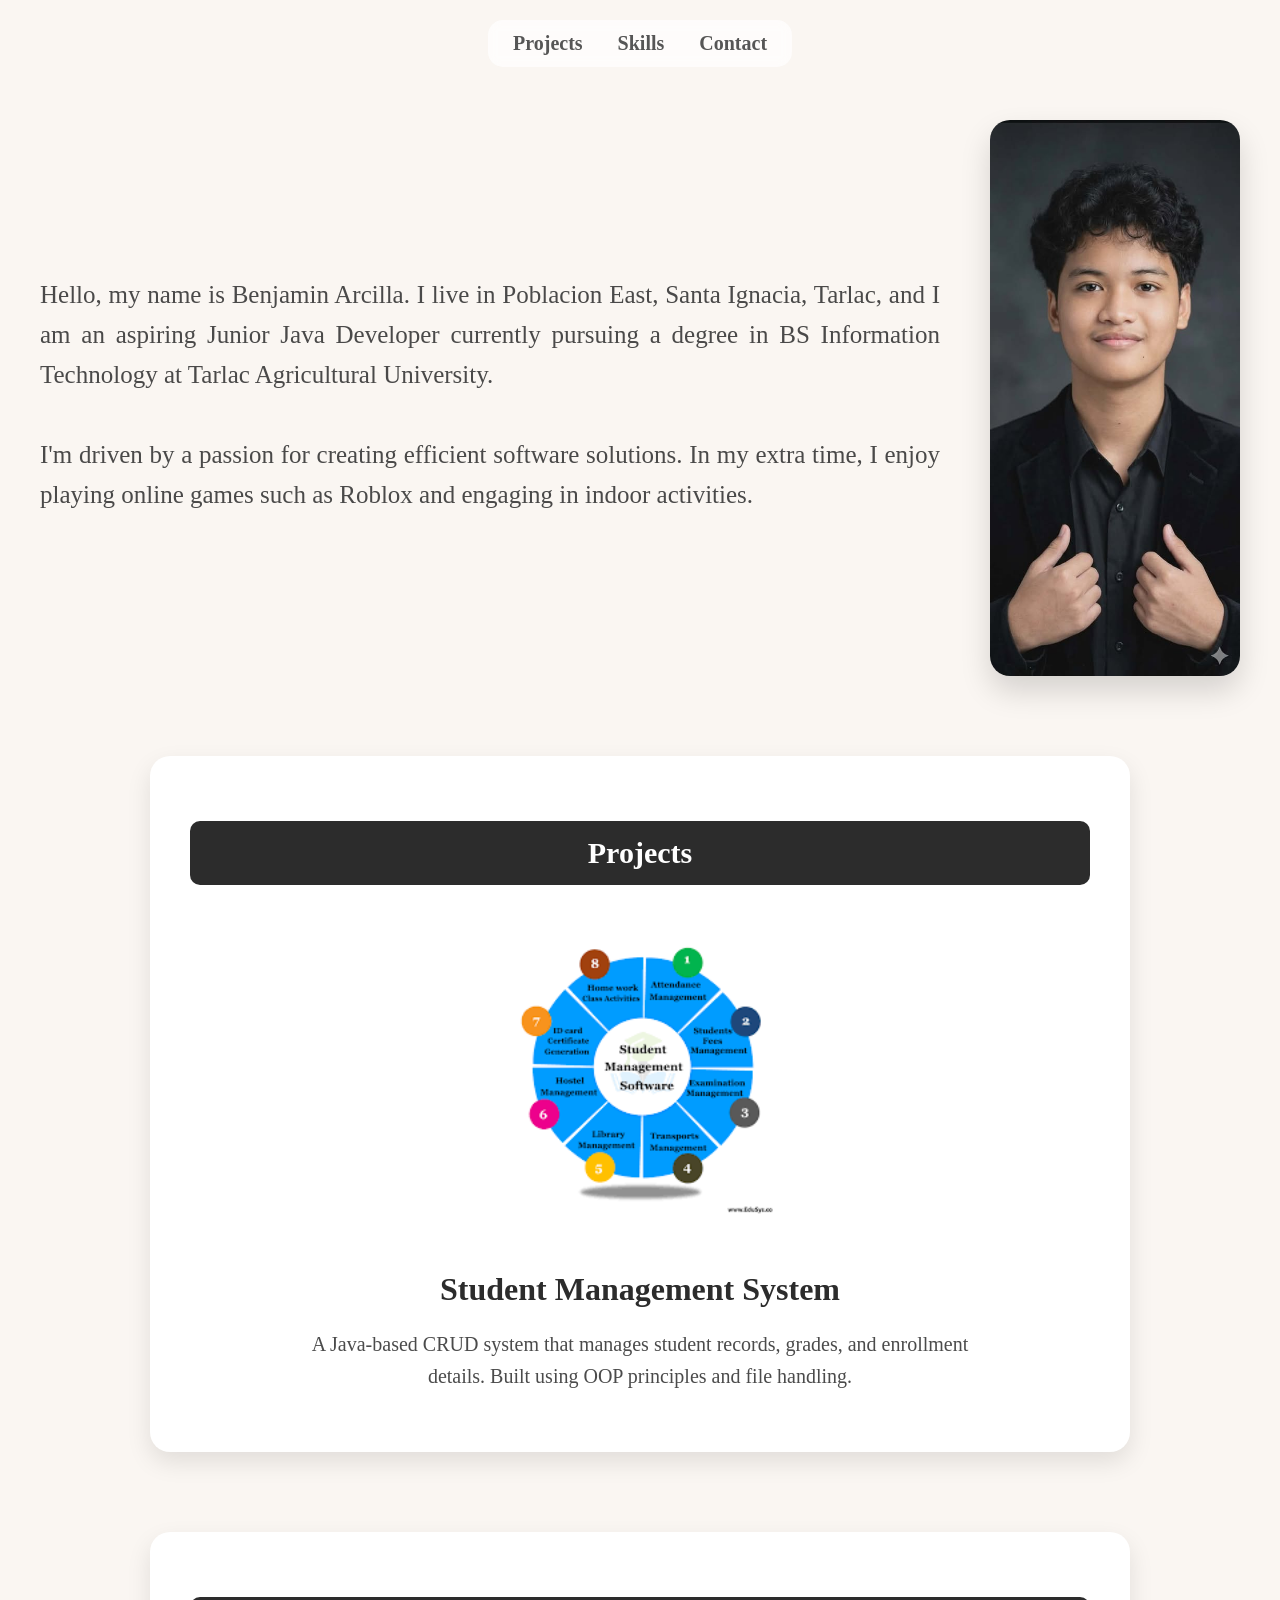
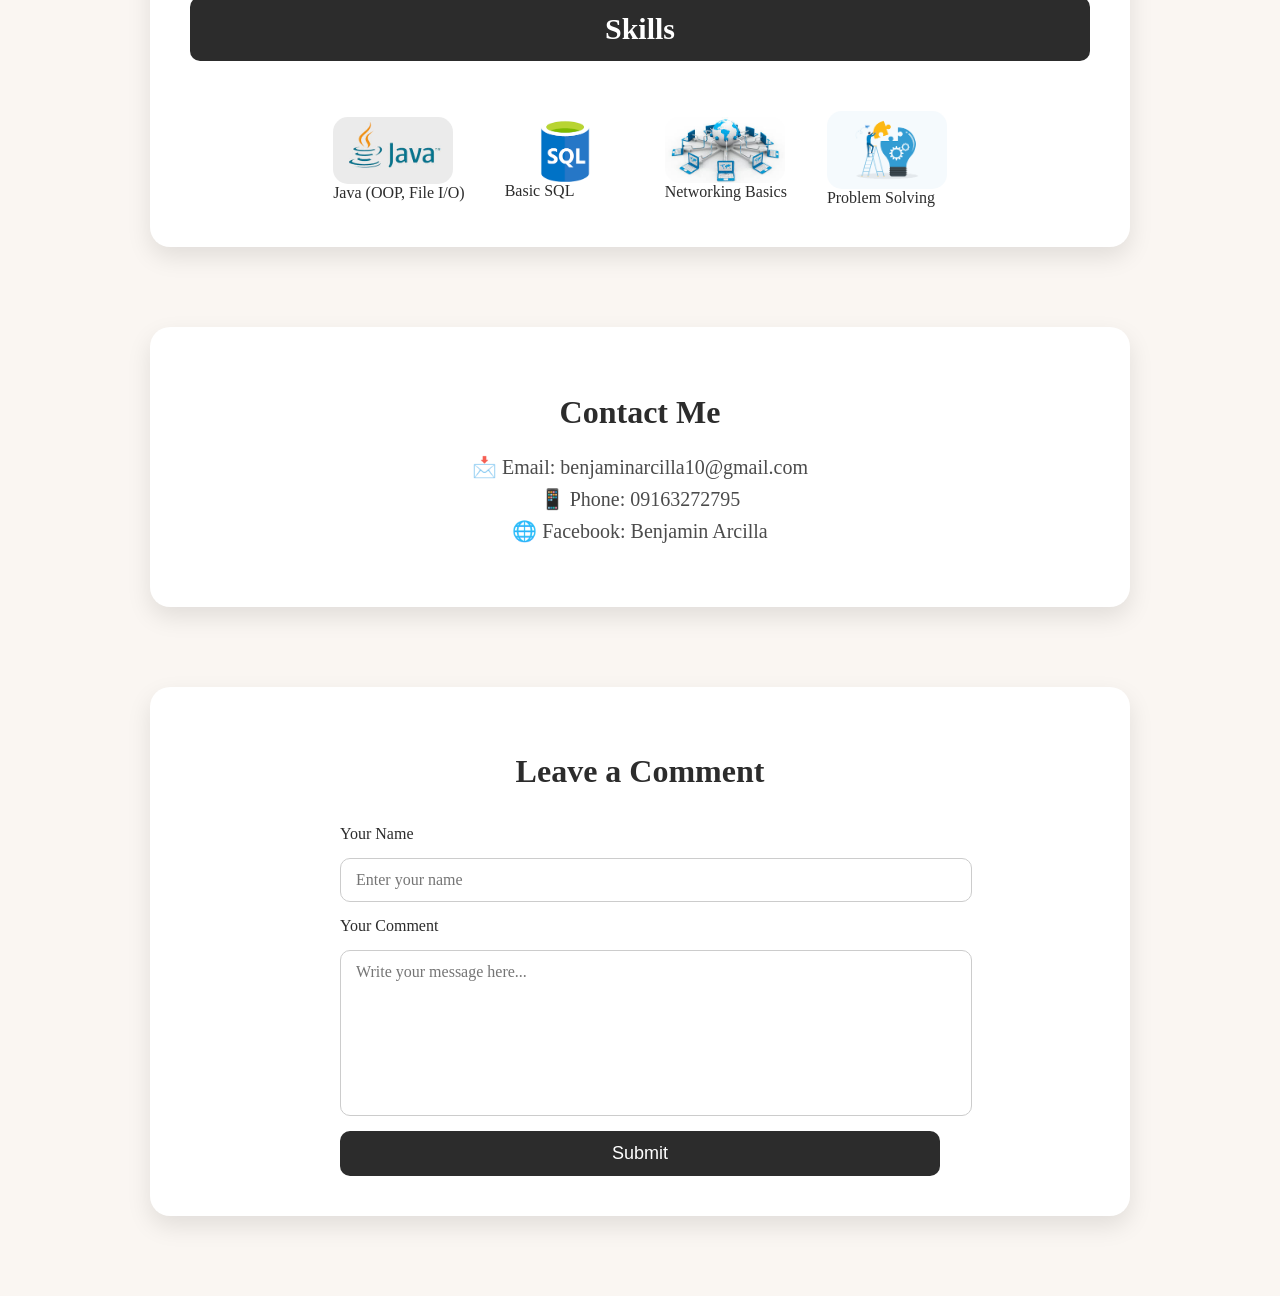
<file: index.html>
<!DOCTYPE html>
<html lang="en">
<head>
    <meta charset="UTF-8">
    <meta name="viewport" content="width=device-width, initial-scale=1.0">
    <title>Benjamin Arcilla</title>
    <link rel="stylesheet" href="style.css">
</head>
<body>

    <!-- HEADER / FIRST PAGE -->
    <header>
        <p>Hello, my name is Benjamin Arcilla.
            I live in Poblacion East, Santa Ignacia, Tarlac, and I am an
            aspiring Junior Java Developer currently pursuing a degree in 
            BS Information Technology at Tarlac Agricultural University.<br><br>
            I'm driven by a passion for creating efficient software solutions.
            In my extra time, I enjoy playing online games such as Roblox and 
            engaging in indoor activities.
        </p>

        <img src="benja.png" alt="My Photo" class="profile-photo">

        <nav>
            <a href="#projects">Projects</a>
            <a href="#skills">Skills</a>
            <a href="#contact">Contact</a>
        </nav>
    </header>


    <!-- ========================= -->
    <!-- PROJECTS SECTION -->
    <!-- ========================= -->
<section class="section-box" id="projects">
    <h1 class="section-title">Projects</h1>

    <img src="studman.png" alt="Project Image">

    <div class="text">
        <h2>Student Management System</h2>
        <p>
            A Java-based CRUD system that manages student records, grades,
            and enrollment details. Built using OOP principles and file handling.
        </p>
    </div>
</section>

<section class="section-box" id="skills">
    <h1 class="section-title">Skills</h1>

    <div class="skill-item">
        <img src="java.jpg" alt="Java">
        <span>Java (OOP, File I/O)</span>
    </div>

    <div class="skill-item">
        <img src="sql.png" alt="SQL">
        <span>Basic SQL</span>
    </div>

    <div class="skill-item">
        <img src="networking.jpg" alt="Networking">
        <span>Networking Basics</span>
    </div>

    <div class="skill-item">
        <img src="prob.png" alt="Problem Solving">
        <span>Problem Solving</span>
    </div>
</section>

    <!-- ========================= -->
    <!-- CONTACT SECTION -->
    <!-- ========================= -->
    <section class="section-box" id="contact">
       

        <div class="text">
            <h2>Contact Me</h2>
            <p>
                📩 Email: benjaminarcilla10@gmail.com<br>
                📱 Phone: 09163272795<br>
                🌐 Facebook: Benjamin Arcilla
            </p>
        </div>
    </section>


    <section class="section-box" id="feedback">
    <h2>Leave a Comment</h2>

    <form class="feedback-form">
        <label>Your Name</label>
        <input type="text" placeholder="Enter your name">

        <label>Your Comment</label>
        <textarea placeholder="Write your message here..."></textarea>

        <button type="submit">Submit</button>
    </form>
</section>
</body>
</html>
</file>
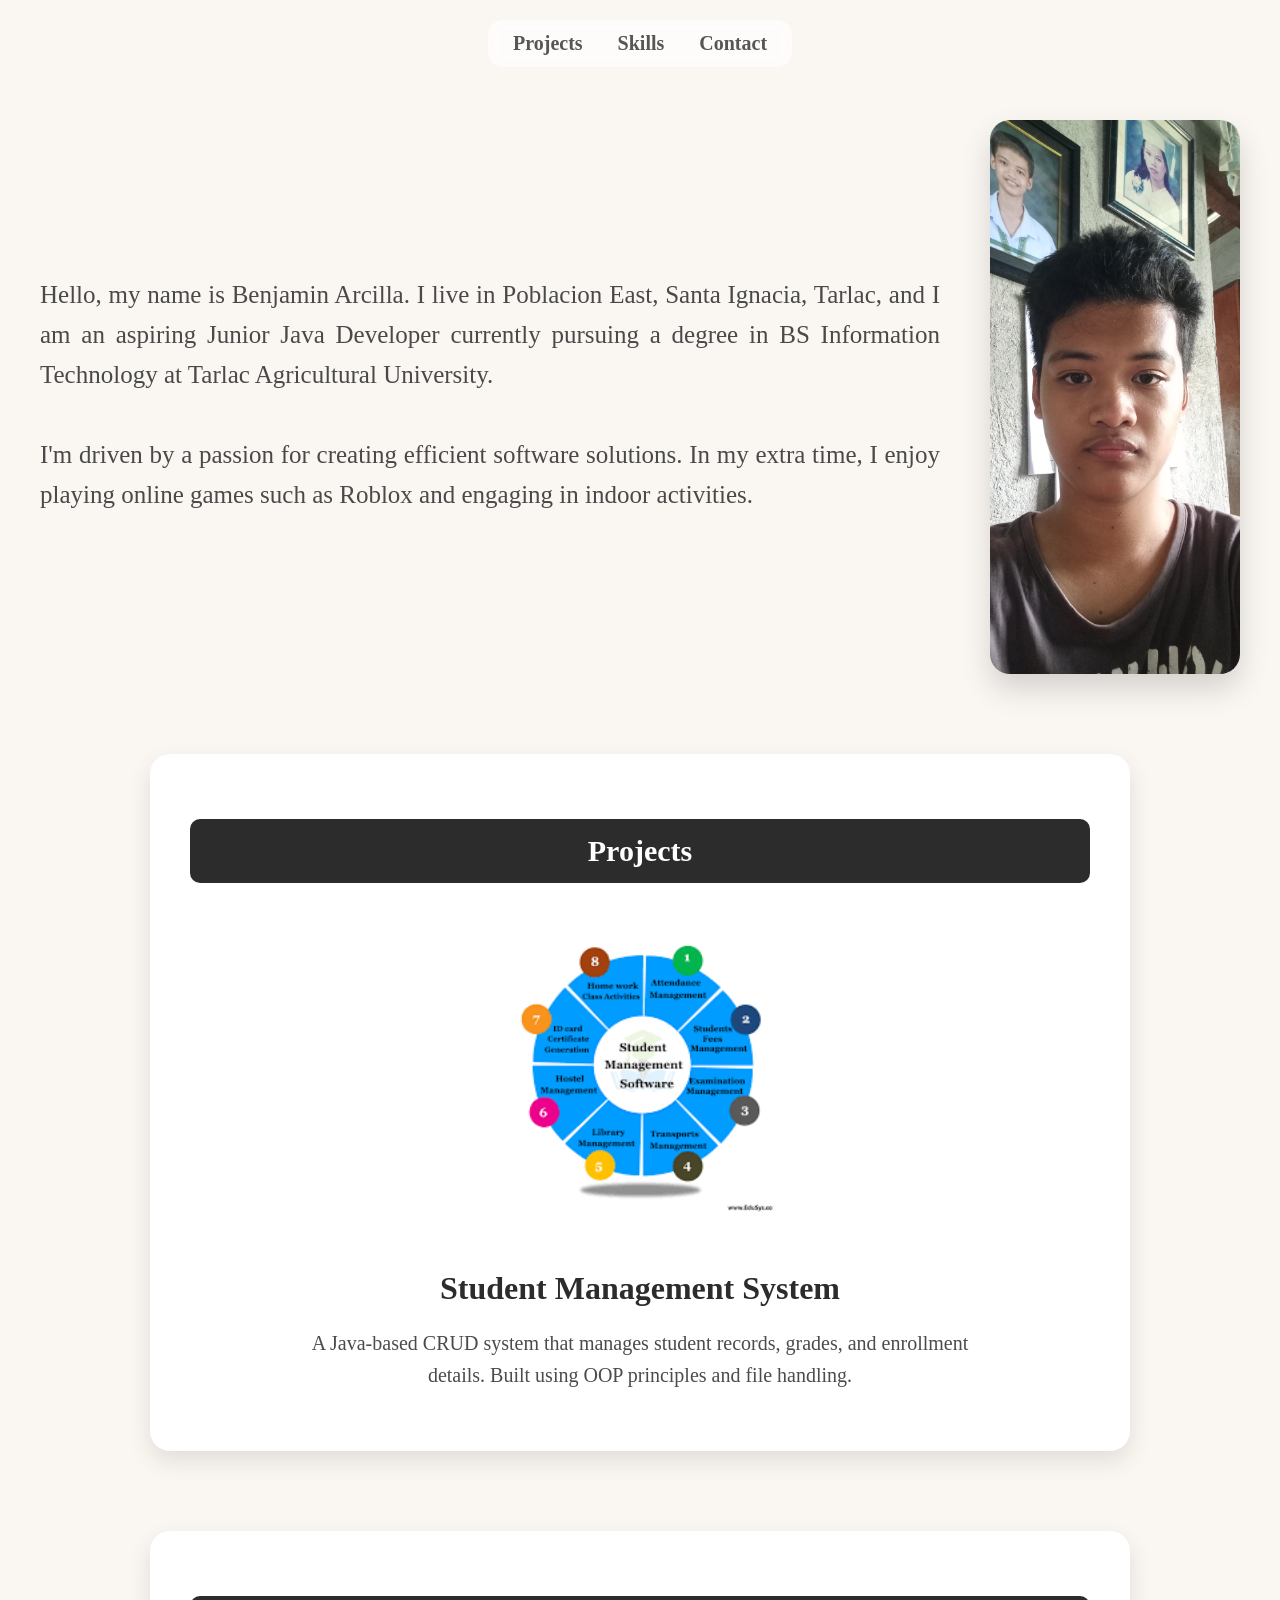
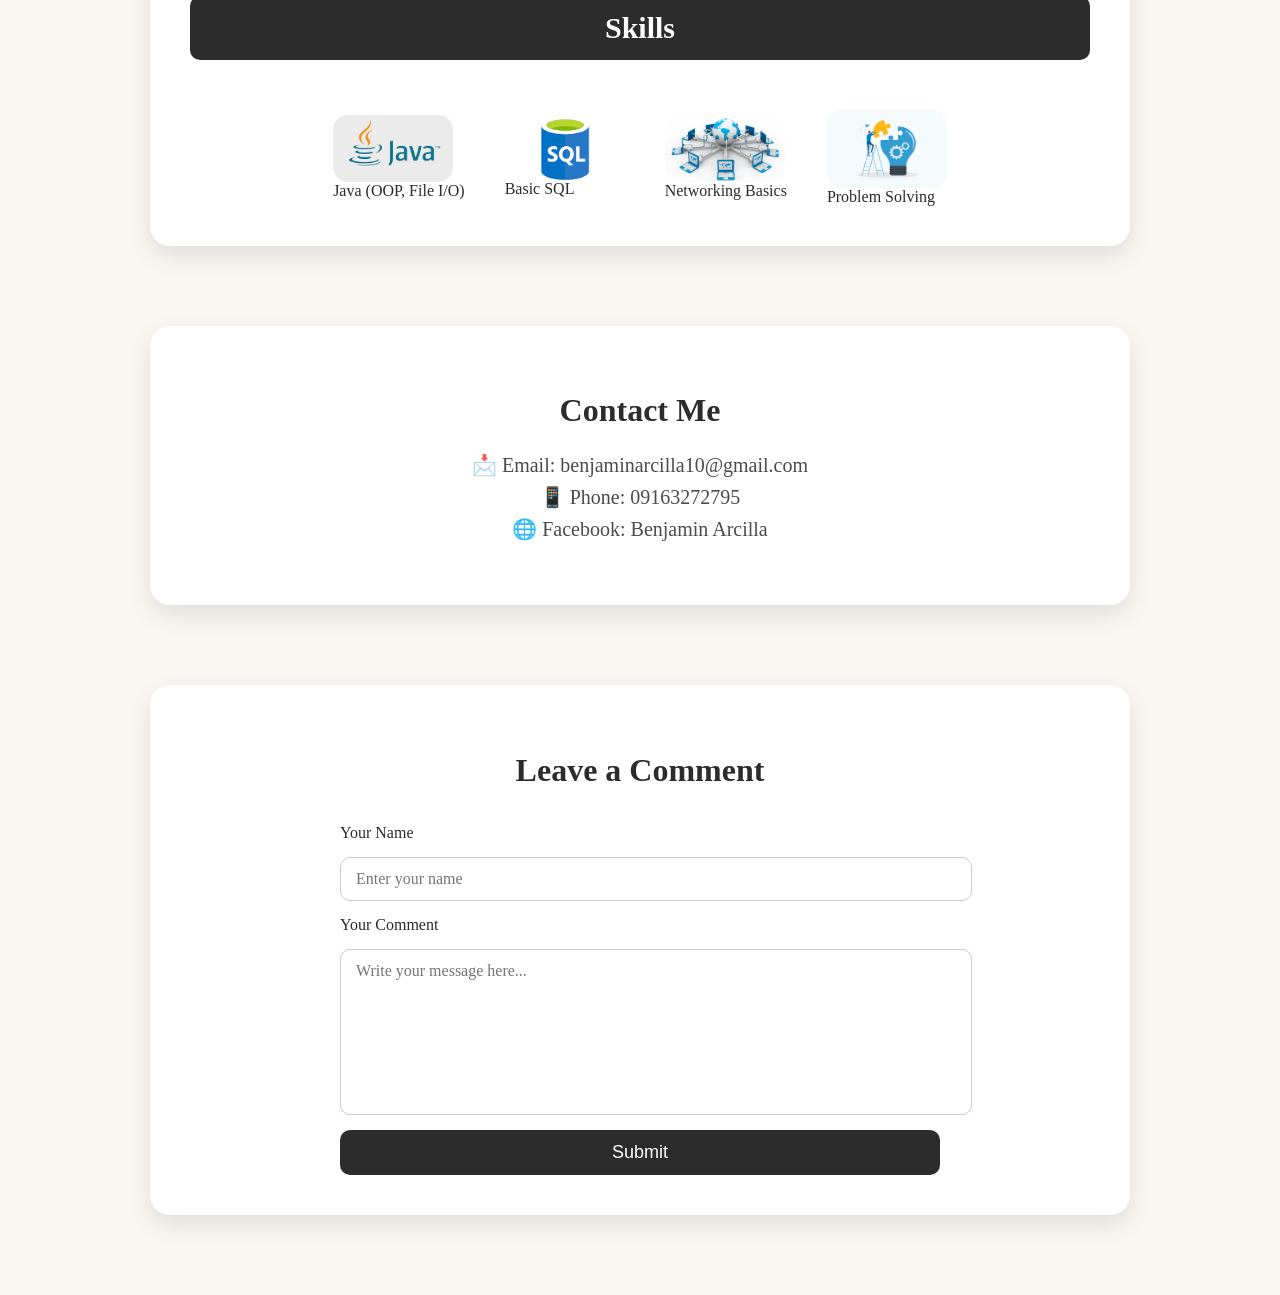
<file: benjiebanana.html>
<!DOCTYPE html>
<html lang="en">
<head>
    <meta charset="UTF-8">
    <meta name="viewport" content="width=device-width, initial-scale=1.0">
    <title>Benjamin Arcilla</title>
    <link rel="stylesheet" href="style.css">
</head>
<body>

    <!-- HEADER / FIRST PAGE -->
    <header>
        <p>Hello, my name is Benjamin Arcilla.
            I live in Poblacion East, Santa Ignacia, Tarlac, and I am an
            aspiring Junior Java Developer currently pursuing a degree in 
            BS Information Technology at Tarlac Agricultural University.<br><br>
            I'm driven by a passion for creating efficient software solutions.
            In my extra time, I enjoy playing online games such as Roblox and 
            engaging in indoor activities.
        </p>

        <img src="IMG20250803142246.jpg" alt="My Photo" class="profile-photo">

        <nav>
            <a href="#projects">Projects</a>
            <a href="#skills">Skills</a>
            <a href="#contact">Contact</a>
        </nav>
    </header>


    <!-- ========================= -->
    <!-- PROJECTS SECTION -->
    <!-- ========================= -->
<section class="section-box" id="projects">
    <h1 class="section-title">Projects</h1>

    <img src="studman.png" alt="Project Image">

    <div class="text">
        <h2>Student Management System</h2>
        <p>
            A Java-based CRUD system that manages student records, grades,
            and enrollment details. Built using OOP principles and file handling.
        </p>
    </div>
</section>

<section class="section-box" id="skills">
    <h1 class="section-title">Skills</h1>

    <div class="skill-item">
        <img src="java.jpg" alt="Java">
        <span>Java (OOP, File I/O)</span>
    </div>

    <div class="skill-item">
        <img src="sql.png" alt="SQL">
        <span>Basic SQL</span>
    </div>

    <div class="skill-item">
        <img src="networking.jpg" alt="Networking">
        <span>Networking Basics</span>
    </div>

    <div class="skill-item">
        <img src="prob.png" alt="Problem Solving">
        <span>Problem Solving</span>
    </div>
</section>

    <!-- ========================= -->
    <!-- CONTACT SECTION -->
    <!-- ========================= -->
    <section class="section-box" id="contact">
       

        <div class="text">
            <h2>Contact Me</h2>
            <p>
                📩 Email: benjaminarcilla10@gmail.com<br>
                📱 Phone: 09163272795<br>
                🌐 Facebook: Benjamin Arcilla
            </p>
        </div>
    </section>


    <section class="section-box" id="feedback">
    <h2>Leave a Comment</h2>

    <form class="feedback-form">
        <label>Your Name</label>
        <input type="text" placeholder="Enter your name">

        <label>Your Comment</label>
        <textarea placeholder="Write your message here..."></textarea>

        <button type="submit">Submit</button>
    </form>
</section>
</body>
</html>
</file>
<file: style.css>
/* GLOBAL STYLE */
body {
    margin: 0;
    padding: 0;
    font-family: Georgia, serif;
    background-color: #faf6f2;
    color: #2c2c2c;
}

/* ======================= */
/* HEADER SECTION */
/* ======================= */
header {
    max-width: 1200px;
    margin: 120px auto 80px auto; 
    padding: 0 40px;

    display: flex;
    flex-direction: row;      /* TEXT LEFT + PHOTO RIGHT */
    align-items: center;
    justify-content: space-between;
    gap: 50px;
}

/* INTRO TEXT */
header p {
    margin-top: 20px;
    font-size: 25px;
    line-height: 1.6;
    opacity: 0.85;
     text-align: justify;  
}


/* PROFILE PHOTO */
.profile-photo {
    width: 250px;
    height: auto;
    border-radius: 20px;
    box-shadow: 0px 15px 30px rgba(0,0,0,0.15);
}

/* TOP NAVIGATION */
nav {
    position: fixed;
    top: 20px;
    left: 50%;
    transform: translateX(-50%);

    display: flex;
    gap: 35px;
    font-size: 20px;

    background: rgba(255,255,255,0.7);
    backdrop-filter: blur(6px);
    padding: 12px 25px;
    border-radius: 15px;
}

nav a {
    text-decoration: none;
    color: #2c2c2c;
    opacity: 0.8;
    font-weight: bold;
}

nav a:hover {
    opacity: 1;
}

/* ======================= */
/* SECTION BOX (PROJECTS, SKILLS, CONTACT, FEEDBACK) */
/* ======================= */
.section-box {
    max-width: 900px;
    margin: 80px auto;
    padding: 40px;
    background: #ffffff;
    border-radius: 20px;
    box-shadow: 0px 10px 25px rgba(0,0,0,0.1);
    display: flex;
    flex-direction: column;
    align-items: center;
    gap: 25px;
}

/* SECTION HEADER TITLE */
.section-title {
    width: 100%;
    background: #2c2c2c;
    color: white;
    padding: 15px 0;
    text-align: center;
    font-size: 30px;
    font-weight: bold;
    border-radius: 10px;
    margin-bottom: 10px;
}

.section-box img {
    width: 300px;
    height: auto;
    border-radius: 15px;
    display: block;
}

/* TEXT INSIDE SECTIONS */
.section-box .text {
    text-align: center;
    max-width: 700px;
}

.section-box h2 {
    font-size: 32px;
    margin-bottom: 10px;
}

.section-box p {
    font-size: 20px;
    opacity: 0.85;
    line-height: 1.6;
}

/* ======================= */
/* SKILLS SECTION */
/* ======================= */
#skills {
    flex-direction: row;
    align-items: center;
    justify-content: center;
    gap: 40px;
    flex-wrap: wrap;
}

#skills img {
    width: 120px;
    height: auto;
}

/* ======================= */
/* FEEDBACK FORM */
/* ======================= */
#feedback {
    display: flex;
    flex-direction: column;
    align-items: center;
}

.feedback-form {
    width: 100%;
    max-width: 600px;
    display: flex;
    flex-direction: column;
    gap: 15px;
}

.feedback-form input,
.feedback-form textarea {
    width: 100%;
    padding: 12px 15px;
    border: 1px solid #ccc;
    border-radius: 10px;
    font-size: 16px;
    font-family: Georgia, serif;
}

.feedback-form textarea {
    height: 140px;
    resize: none;
}

.feedback-form button {
    padding: 12px;
    background-color: #2c2c2c;
    color: white;
    border: none;
    border-radius: 10px;
    font-size: 18px;
    cursor: pointer;
}

.feedback-form button:hover {
    background-color: #444;
}
</file>
